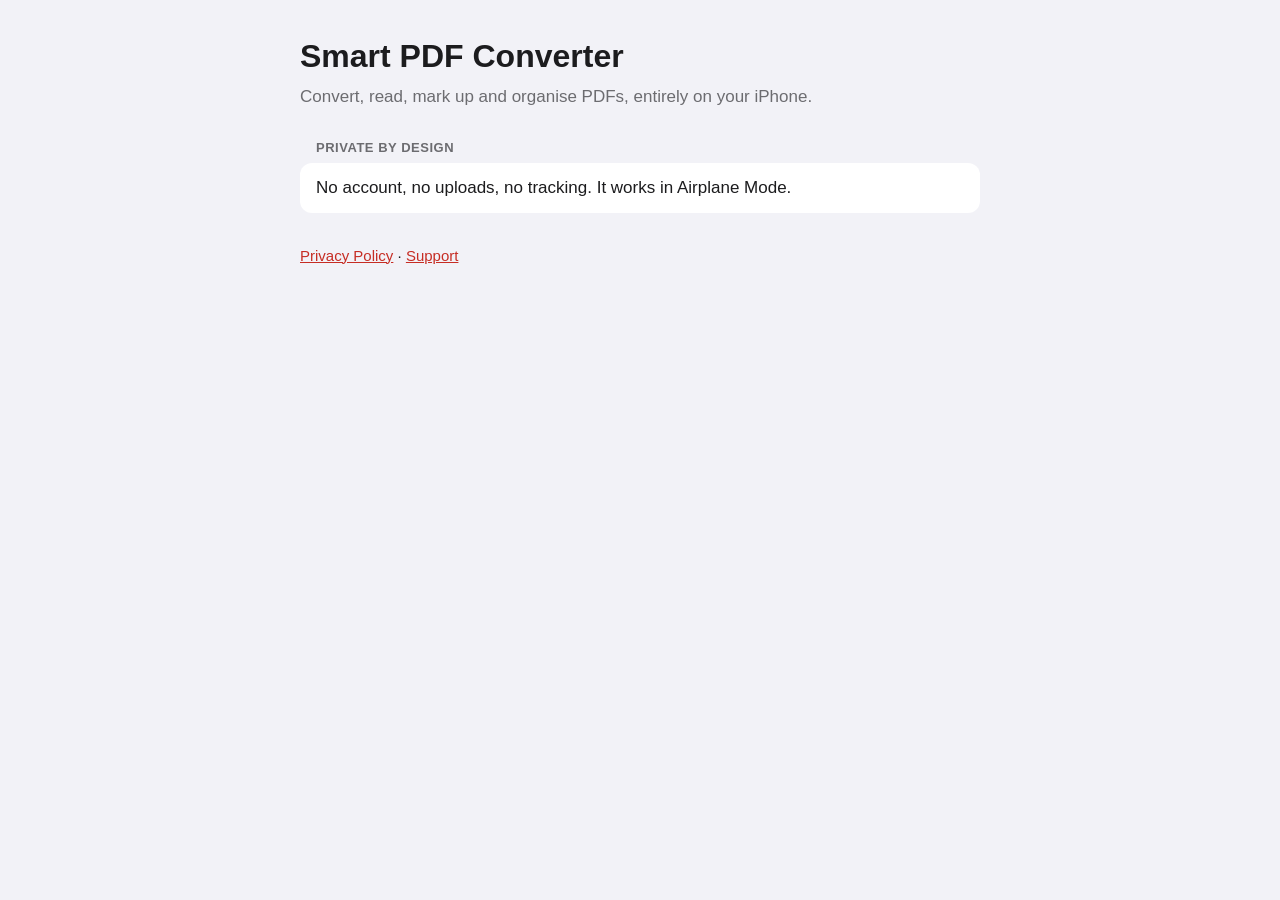
<file: index.html>
<!doctype html>
<html lang="en">
<head>
<meta charset="utf-8">
<meta name="viewport" content="width=device-width, initial-scale=1">
<title>Smart PDF Converter</title>
<link rel="stylesheet" href="style.css">
</head>
<body>
<main>
<h1>Smart PDF Converter</h1>
<p class="muted">Convert, read, mark up and organise PDFs, entirely on your iPhone.</p>
<h2>Private by design</h2>
<section><p>No account, no uploads, no tracking. It works in Airplane Mode.</p></section>
<nav><a href="privacy.html">Privacy Policy</a> &middot; <a href="support.html">Support</a></nav>
</main>
</body>
</html>
</file>
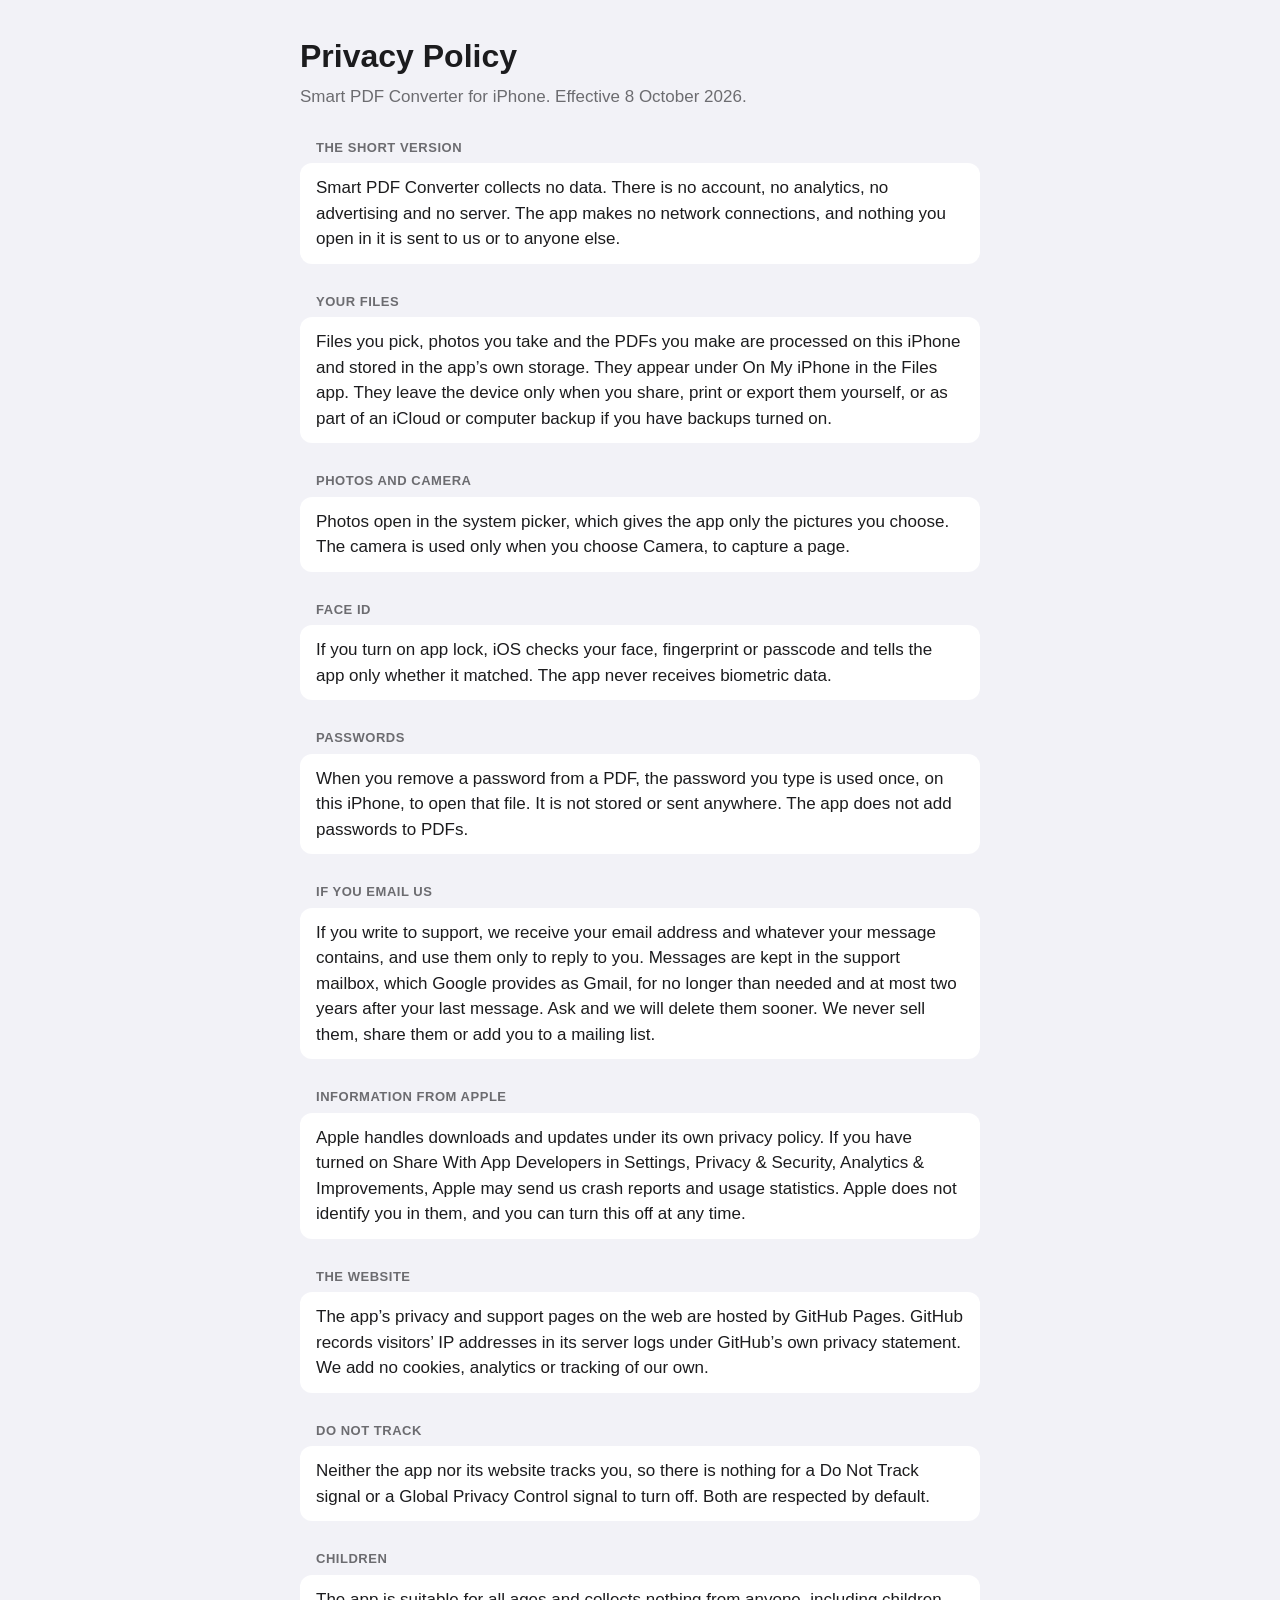
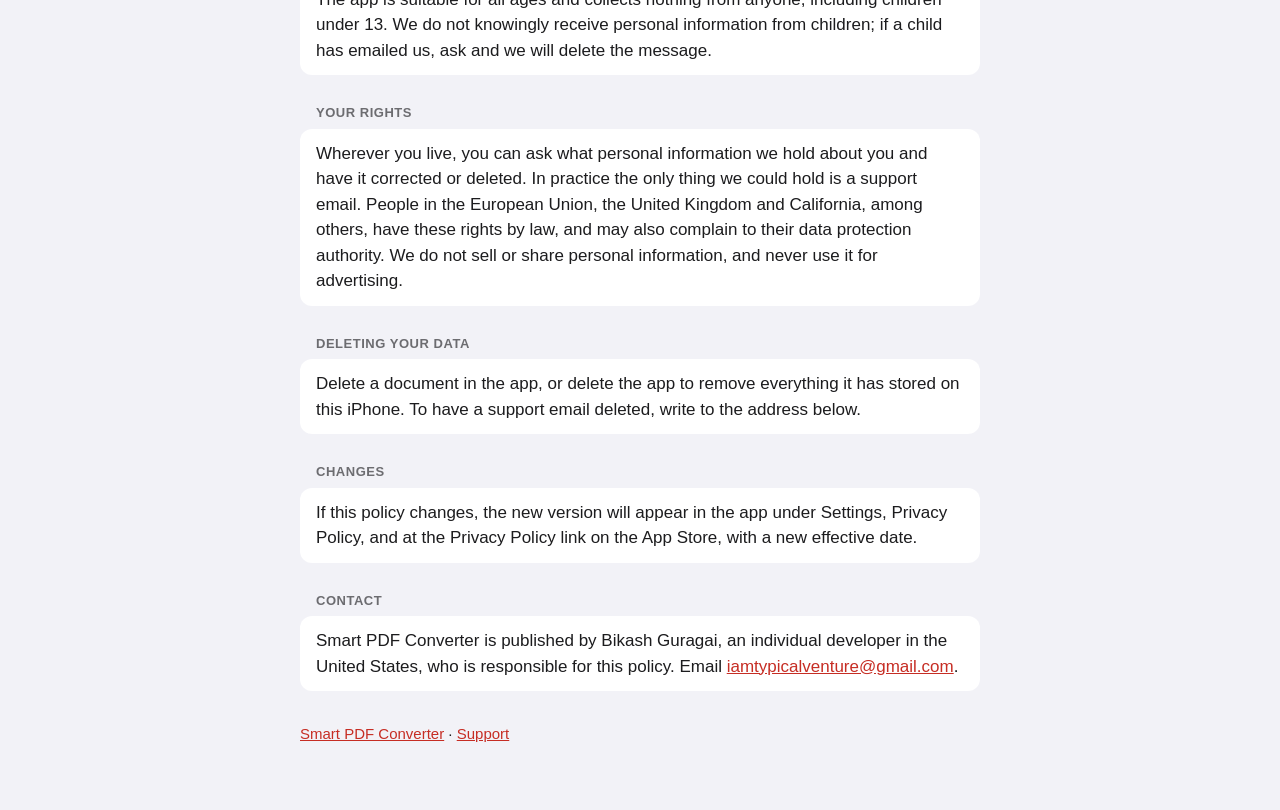
<file: privacy.html>
<!doctype html>
<html lang="en">
<head>
<meta charset="utf-8">
<meta name="viewport" content="width=device-width, initial-scale=1">
<title>Privacy Policy - Smart PDF Converter</title>
<link rel="stylesheet" href="style.css">
</head>
<body>
<main>
<h1>Privacy Policy</h1>
<p class="muted">Smart PDF Converter for iPhone. Effective 8 October 2026.</p>

<h2>The short version</h2>
<section><p>Smart PDF Converter collects no data. There is no account, no analytics, no advertising and no server. The app makes no network connections, and nothing you open in it is sent to us or to anyone else.</p></section>

<h2>Your files</h2>
<section><p>Files you pick, photos you take and the PDFs you make are processed on this iPhone and stored in the app&rsquo;s own storage. They appear under On My iPhone in the Files app. They leave the device only when you share, print or export them yourself, or as part of an iCloud or computer backup if you have backups turned on.</p></section>

<h2>Photos and camera</h2>
<section><p>Photos open in the system picker, which gives the app only the pictures you choose. The camera is used only when you choose Camera, to capture a page.</p></section>

<h2>Face ID</h2>
<section><p>If you turn on app lock, iOS checks your face, fingerprint or passcode and tells the app only whether it matched. The app never receives biometric data.</p></section>

<h2>Passwords</h2>
<section><p>When you remove a password from a PDF, the password you type is used once, on this iPhone, to open that file. It is not stored or sent anywhere. The app does not add passwords to PDFs.</p></section>

<h2>If you email us</h2>
<section><p>If you write to support, we receive your email address and whatever your message contains, and use them only to reply to you. Messages are kept in the support mailbox, which Google provides as Gmail, for no longer than needed and at most two years after your last message. Ask and we will delete them sooner. We never sell them, share them or add you to a mailing list.</p></section>

<h2>Information from Apple</h2>
<section><p>Apple handles downloads and updates under its own privacy policy. If you have turned on Share With App Developers in Settings, Privacy &amp; Security, Analytics &amp; Improvements, Apple may send us crash reports and usage statistics. Apple does not identify you in them, and you can turn this off at any time.</p></section>

<h2>The website</h2>
<section><p>The app&rsquo;s privacy and support pages on the web are hosted by GitHub Pages. GitHub records visitors&rsquo; IP addresses in its server logs under GitHub&rsquo;s own privacy statement. We add no cookies, analytics or tracking of our own.</p></section>

<h2>Do Not Track</h2>
<section><p>Neither the app nor its website tracks you, so there is nothing for a Do Not Track signal or a Global Privacy Control signal to turn off. Both are respected by default.</p></section>

<h2>Children</h2>
<section><p>The app is suitable for all ages and collects nothing from anyone, including children under 13. We do not knowingly receive personal information from children; if a child has emailed us, ask and we will delete the message.</p></section>

<h2>Your rights</h2>
<section><p>Wherever you live, you can ask what personal information we hold about you and have it corrected or deleted. In practice the only thing we could hold is a support email. People in the European Union, the United Kingdom and California, among others, have these rights by law, and may also complain to their data protection authority. We do not sell or share personal information, and never use it for advertising.</p></section>

<h2>Deleting your data</h2>
<section><p>Delete a document in the app, or delete the app to remove everything it has stored on this iPhone. To have a support email deleted, write to the address below.</p></section>

<h2>Changes</h2>
<section><p>If this policy changes, the new version will appear in the app under Settings, Privacy Policy, and at the Privacy Policy link on the App Store, with a new effective date.</p></section>

<h2>Contact</h2>
<section><p>Smart PDF Converter is published by Bikash Guragai, an individual developer in the United States, who is responsible for this policy. Email <a href="mailto:iamtypicalventure@gmail.com">iamtypicalventure@gmail.com</a>.</p></section>

<nav><a href="index.html">Smart PDF Converter</a> &middot; <a href="support.html">Support</a></nav>
</main>
</body>
</html>
</file>
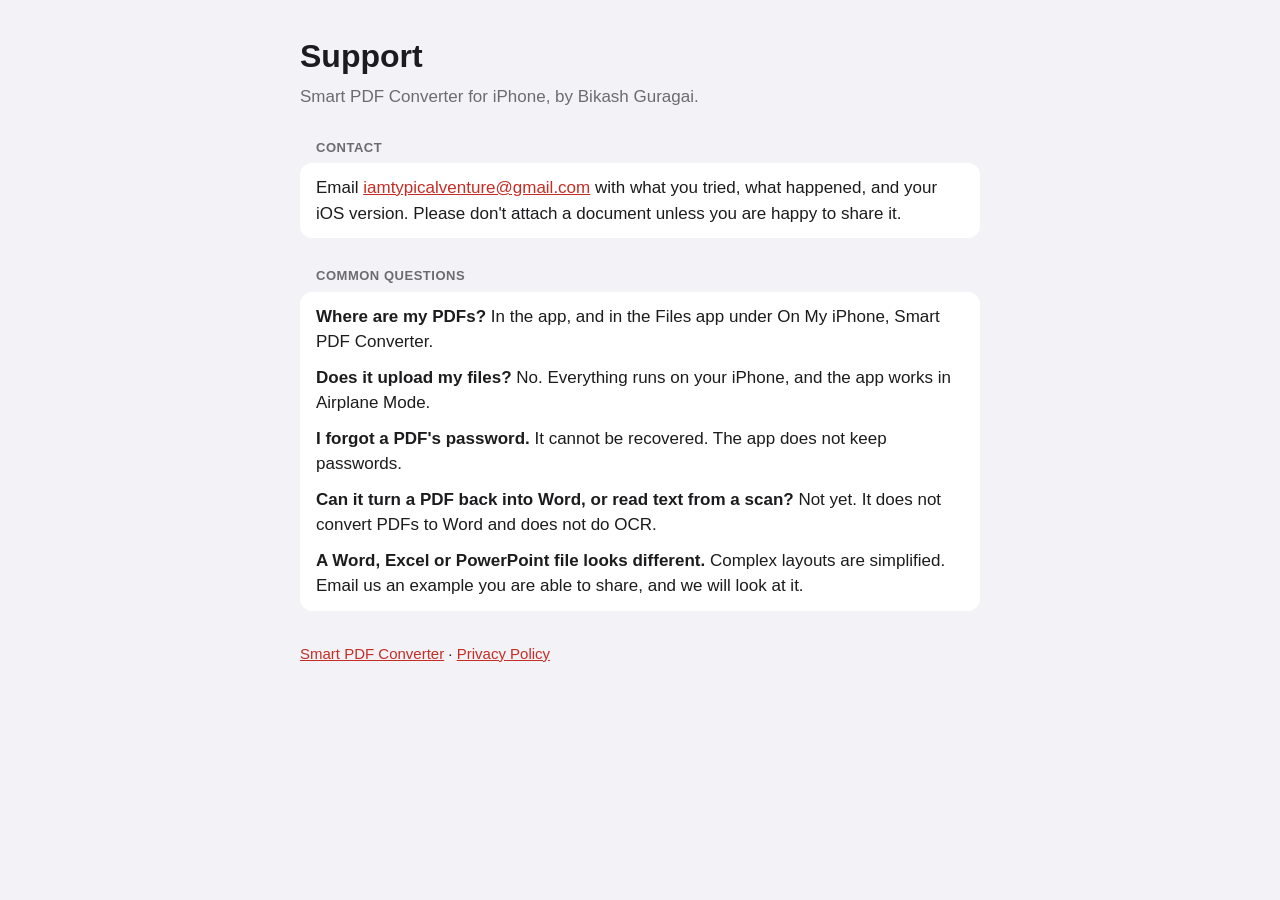
<file: support.html>
<!doctype html>
<html lang="en">
<head>
<meta charset="utf-8">
<meta name="viewport" content="width=device-width, initial-scale=1">
<title>Support - Smart PDF Converter</title>
<link rel="stylesheet" href="style.css">
</head>
<body>
<main>
<h1>Support</h1>
<p class="muted">Smart PDF Converter for iPhone, by Bikash Guragai.</p>

<h2>Contact</h2>
<section><p>Email <a href="mailto:iamtypicalventure@gmail.com">iamtypicalventure@gmail.com</a> with what you tried, what happened, and your iOS version. Please don't attach a document unless you are happy to share it.</p></section>

<h2>Common questions</h2>
<section>
<p><strong>Where are my PDFs?</strong> In the app, and in the Files app under On My iPhone, Smart PDF Converter.</p>
<p><strong>Does it upload my files?</strong> No. Everything runs on your iPhone, and the app works in Airplane Mode.</p>
<p><strong>I forgot a PDF's password.</strong> It cannot be recovered. The app does not keep passwords.</p>
<p><strong>Can it turn a PDF back into Word, or read text from a scan?</strong> Not yet. It does not convert PDFs to Word and does not do OCR.</p>
<p><strong>A Word, Excel or PowerPoint file looks different.</strong> Complex layouts are simplified. Email us an example you are able to share, and we will look at it.</p>
</section>

<nav><a href="index.html">Smart PDF Converter</a> &middot; <a href="privacy.html">Privacy Policy</a></nav>
</main>
</body>
</html>
</file>
<file: style.css>
:root { color-scheme: light dark; --fg: #1c1c1e; --muted: #6c6c70; --bg: #f2f2f7; --card: #fff; --accent: #c62d24; }
@media (prefers-color-scheme: dark) { :root { --fg: #f2f2f7; --muted: #aeaeb2; --bg: #000; --card: #1c1c1e; --accent: #ff5e4e; } }
body { margin: 0; background: var(--bg); color: var(--fg); font: 17px/1.5 -apple-system, BlinkMacSystemFont, "Segoe UI", Roboto, sans-serif; }
main { max-width: 680px; margin: 0 auto; padding: 32px 16px 64px; }
h1 { font-size: 32px; margin: 0 0 4px; }
h2 { font-size: 13px; text-transform: uppercase; letter-spacing: .04em; color: var(--muted); margin: 28px 0 6px 16px; font-weight: 600; }
section { background: var(--card); border-radius: 12px; padding: 12px 16px; }
p { margin: 0; } p + p { margin-top: 10px; }
.muted { color: var(--muted); } a { color: var(--accent); }
nav { margin-top: 32px; font-size: 15px; }
</file>
